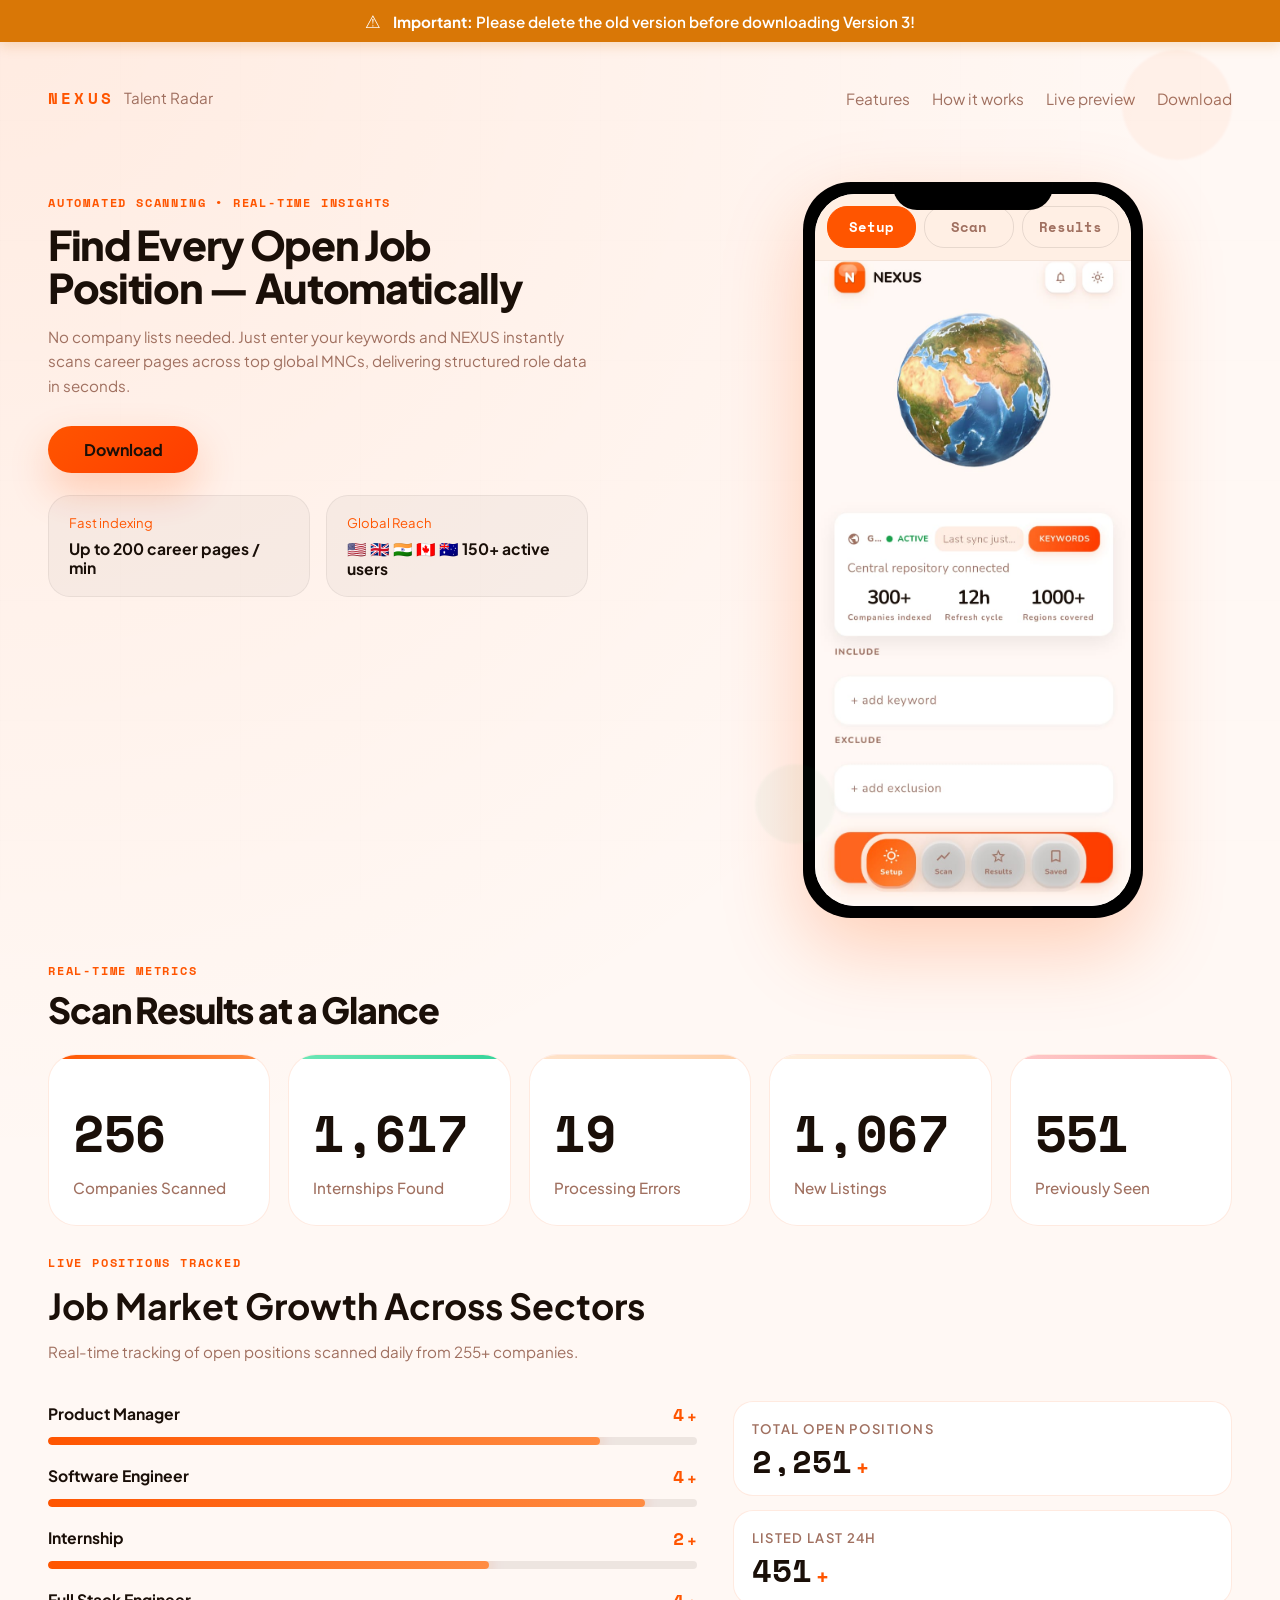
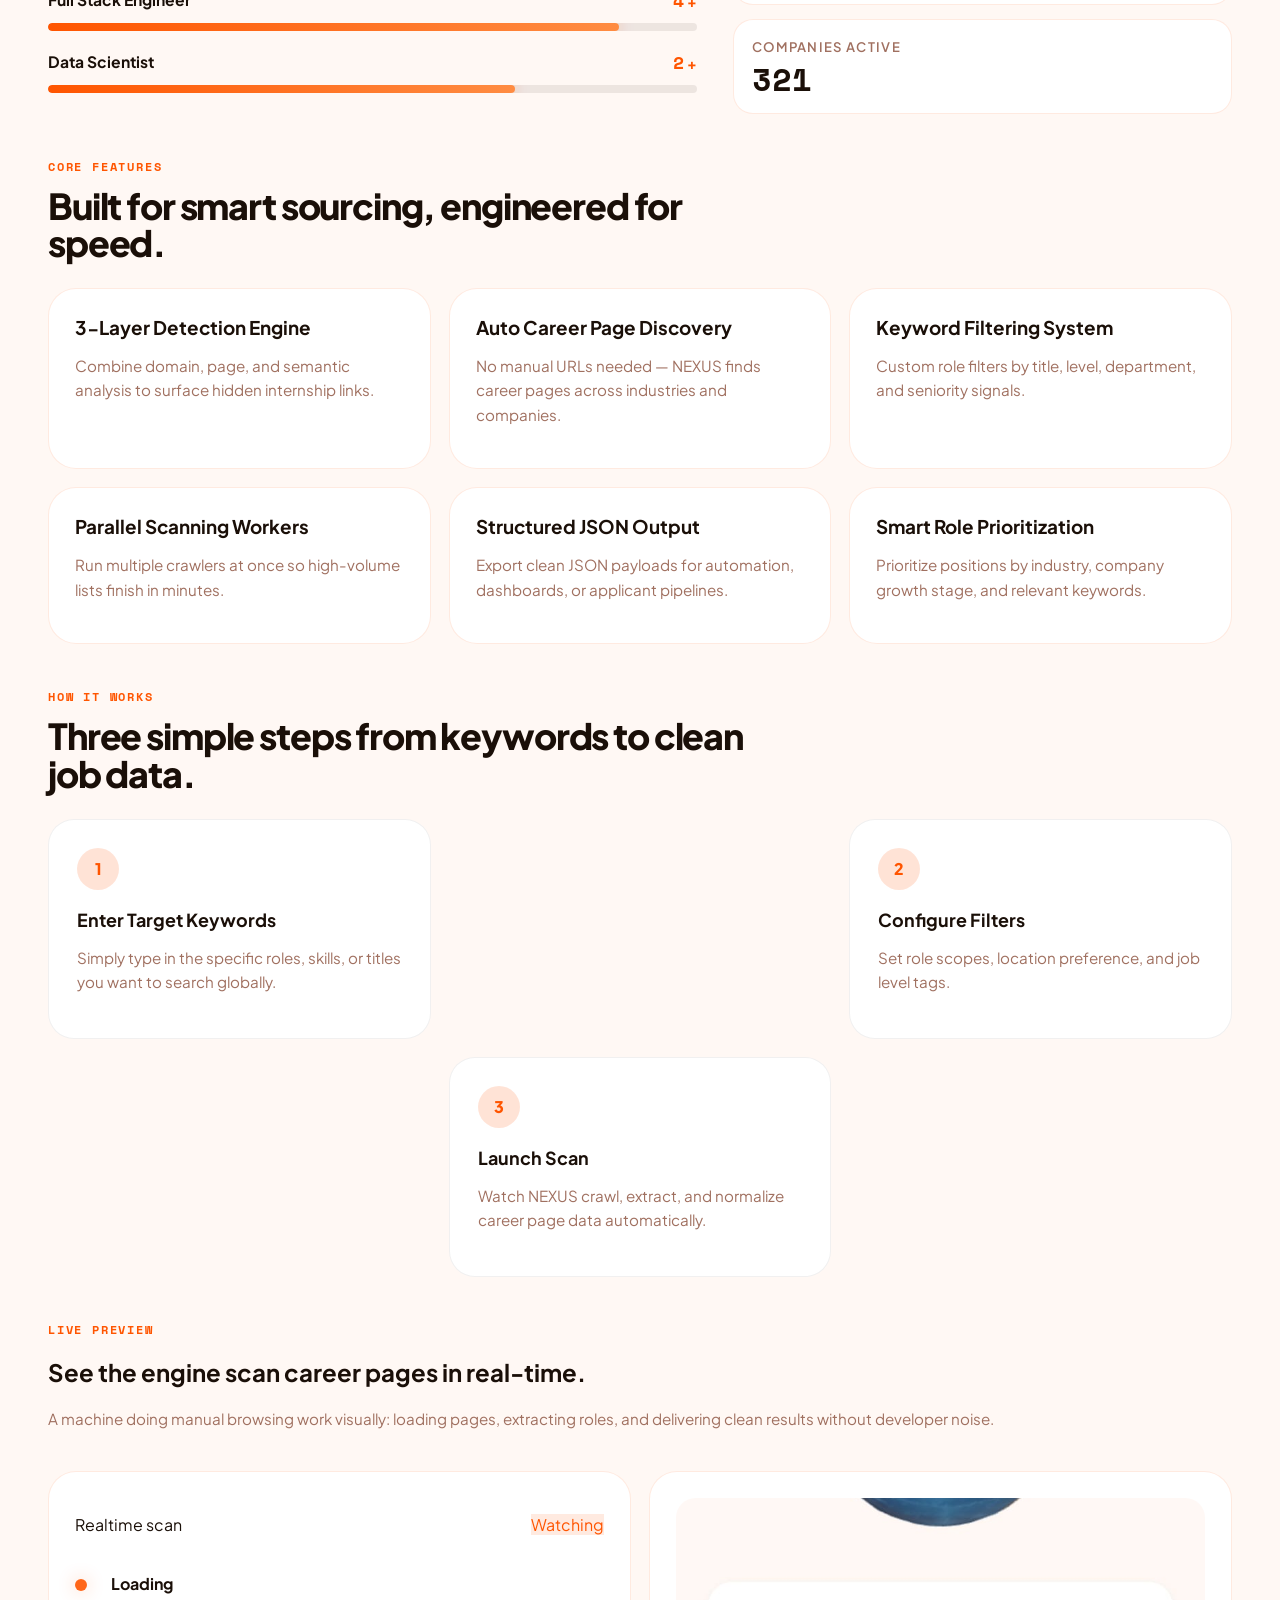
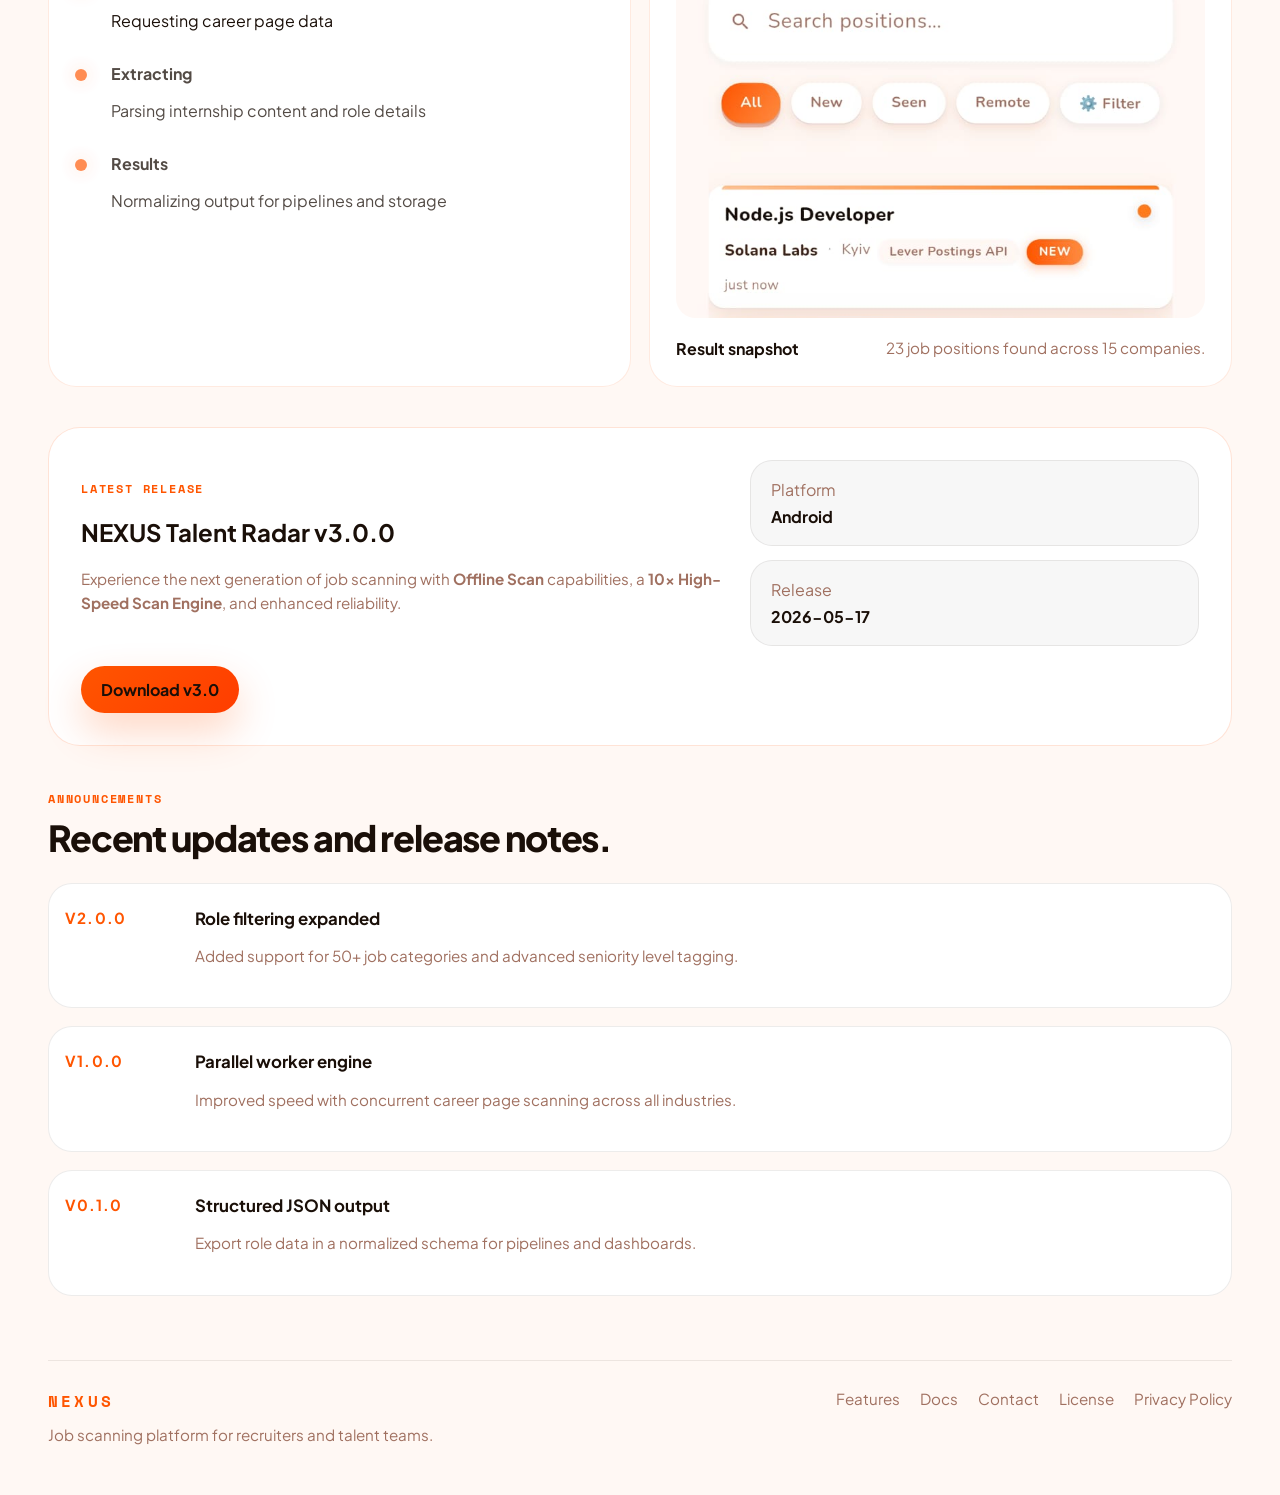
<file: index.html>
<!DOCTYPE html>
<html lang="en">
  <head>
    <meta charset="UTF-8" />
    <meta name="viewport" content="width=device-width, initial-scale=1.0" />
    <title>NEXUS Talent Radar — Smart Job Scanner</title>
    <meta
      name="description"
      content="NEXUS Talent Radar detects open job positions automatically, scanning career pages and delivering structured role data in seconds."
    />
    <link rel="preconnect" href="https://fonts.googleapis.com" />
    <link rel="preconnect" href="https://fonts.gstatic.com" crossorigin />
    <link
      href="https://fonts.googleapis.com/css2?family=Space+Mono:wght@400;700&family=Plus+Jakarta+Sans:wght@500;600;700;800&display=swap"
      rel="stylesheet"
    />
    <link rel="stylesheet" href="styles.css" />
  </head>
  <body>
    <div class="top-banner">
      <span class="banner-icon">⚠️</span>
      <p><strong>Important:</strong> Please delete the old version before downloading Version 3!</p>
    </div>
    <div class="page-shell">
      <header class="topbar">
        <div class="brand">
          <span class="mark">NEXUS</span>
          <span class="subtitle">Talent Radar</span>
        </div>
        <nav class="nav-links">
          <a href="#features">Features</a>
          <a href="#workflow">How it works</a>
          <a href="#preview">Live preview</a>
          <a href="#download">Download</a>
        </nav>
      </header>

      <main>
        <section class="hero section fade-in" id="hero">
          <div class="hero-copy">
            <span class="eyebrow">Automated scanning • real-time insights</span>
            <h1>Find Every Open Job Position — Automatically</h1>
            <p>
              No company lists needed. Just enter your keywords and NEXUS instantly scans career pages across top global MNCs, delivering structured role data in seconds.
            </p>
            <div class="hero-actions">
              <a class="btn btn-primary" href="#download">Download</a>
            </div>
            <div class="hero-badges">
              <div class="badge">
                <span>Fast indexing</span>
                <strong>Up to 200 career pages / min</strong>
              </div>
              <div class="badge">
                <span>Global Reach</span>
                <strong>🇺🇸 🇬🇧 🇮🇳 🇨🇦 🇦🇺 150+ active users</strong>
              </div>
            </div>
          </div>

          <div class="hero-visual">
            <div class="phone-frame">
              <div class="phone-notch"></div>
              <div class="phone-screen">
                <div class="phone-tabs">
                  <button class="phone-tab active" data-tab="setup">Setup</button>
                  <button class="phone-tab" data-tab="scan">Scan</button>
                  <button class="phone-tab" data-tab="results">Results</button>
                </div>
                <div class="phone-content">
                  <div class="phone-image active" id="setup">
                    <img src="assets/homepage.jpeg" alt="NEXUS Setup screen" />
                  </div>
                  <div class="phone-image" id="scan">
                    <img src="assets/scan_page.jpeg" alt="NEXUS Scan screen" />
                  </div>
                  <div class="phone-image" id="results">
                    <img src="assets/Result_page.jpeg" alt="NEXUS Results screen" />
                  </div>
                </div>
              </div>
              <div class="phone-home"></div>
            </div>

            <div class="floating-orbit orbit-a"></div>
            <div class="floating-orbit orbit-b"></div>
          </div>
        </section>

        <section class="section stats-grid fade-in" id="stats">
          <div class="section-heading">
            <span class="eyebrow">Real-time metrics</span>
            <h2>Scan Results at a Glance</h2>
          </div>
          <div class="grid-metrics">
            <div class="stat-card-large">
              <div class="stat-accent accent-purple"></div>
              <div class="stat-number"><span class="metric-counter" data-target="255">255</span></div>
              <div class="stat-label">Companies Scanned</div>
            </div>
            <div class="stat-card-large">
              <div class="stat-accent accent-blue"></div>
              <div class="stat-number"><span class="metric-counter" data-target="1616">1,616</span></div>
              <div class="stat-label">Internships Found</div>
            </div>
            <div class="stat-card-large">
              <div class="stat-accent accent-orange"></div>
              <div class="stat-number"><span class="metric-counter metric-decreasing" data-target="20">20</span></div>
              <div class="stat-label">Processing Errors</div>
            </div>
            <div class="stat-card-large">
              <div class="stat-accent accent-cyan"></div>
              <div class="stat-number"><span class="metric-counter" data-target="1066">1,066</span></div>
              <div class="stat-label">New Listings</div>
            </div>
            <div class="stat-card-large">
              <div class="stat-accent accent-slate"></div>
              <div class="stat-number"><span class="metric-counter" data-target="550">550</span></div>
              <div class="stat-label">Previously Seen</div>
            </div>
          </div>
        </section>

        <section class="section growth-stats fade-in" id="growth">
          <div class="growth-header">
            <span class="eyebrow">Live positions tracked</span>
            <h2>Job Market Growth Across Sectors</h2>
            <p>Real-time tracking of open positions scanned daily from 255+ companies.</p>
          </div>

          <div class="growth-wrapper">
            <div class="positions-list">
              <div class="position-item">
                <div class="position-header">
                  <div class="position-title">Product Manager</div>
                  <div class="position-count">
                    <span class="count-number" data-target="342">0</span>
                    <span class="count-plus">+</span>
                  </div>
                </div>
                <div class="position-bar">
                  <div class="bar-fill" style="--width: 85%"></div>
                </div>
              </div>

              <div class="position-item">
                <div class="position-header">
                  <div class="position-title">Software Engineer</div>
                  <div class="position-count">
                    <span class="count-number" data-target="612">0</span>
                    <span class="count-plus">+</span>
                  </div>
                </div>
                <div class="position-bar">
                  <div class="bar-fill" style="--width: 92%"></div>
                </div>
              </div>

              <div class="position-item">
                <div class="position-header">
                  <div class="position-title">Internship</div>
                  <div class="position-count">
                    <span class="count-number" data-target="189">0</span>
                    <span class="count-plus">+</span>
                  </div>
                </div>
                <div class="position-bar">
                  <div class="bar-fill" style="--width: 68%"></div>
                </div>
              </div>

              <div class="position-item">
                <div class="position-header">
                  <div class="position-title">Full Stack Engineer</div>
                  <div class="position-count">
                    <span class="count-number" data-target="478">0</span>
                    <span class="count-plus">+</span>
                  </div>
                </div>
                <div class="position-bar">
                  <div class="bar-fill" style="--width: 88%"></div>
                </div>
              </div>

              <div class="position-item">
                <div class="position-header">
                  <div class="position-title">Data Scientist</div>
                  <div class="position-count">
                    <span class="count-number" data-target="256">0</span>
                    <span class="count-plus">+</span>
                  </div>
                </div>
                <div class="position-bar">
                  <div class="bar-fill" style="--width: 72%"></div>
                </div>
              </div>
            </div>

            <div class="growth-stats-box">
              <div class="stats-card">
                <div class="stats-label">Total Open Positions</div>
                <div class="stats-value">
                  <span class="stats-number" data-target="2250">0</span>
                  <span class="stats-plus">+</span>
                </div>
              </div>
              <div class="stats-card">
                <div class="stats-label">Listed Last 24h</div>
                <div class="stats-value">
                  <span class="stats-number" data-target="450">0</span>
                  <span class="stats-plus">+</span>
                </div>
              </div>
              <div class="stats-card">
                <div class="stats-label">Companies Active</div>
                <div class="stats-value">
                  <span class="stats-number" data-target="320">0</span>
                </div>
              </div>
            </div>
          </div>
        </section>

        <section class="section feature-grid fade-in" id="features">
          <div class="section-heading">
            <span class="eyebrow">Core features</span>
            <h2>Built for smart sourcing, engineered for speed.</h2>
          </div>
          <div class="grid-cards">
            <article class="feature-card">
              <h3>3-Layer Detection Engine</h3>
              <p>Combine domain, page, and semantic analysis to surface hidden internship links.</p>
            </article>
            <article class="feature-card">
              <h3>Auto Career Page Discovery</h3>
              <p>No manual URLs needed — NEXUS finds career pages across industries and companies.</p>
            </article>
            <article class="feature-card">
              <h3>Keyword Filtering System</h3>
              <p>Custom role filters by title, level, department, and seniority signals.</p>
            </article>
            <article class="feature-card">
              <h3>Parallel Scanning Workers</h3>
              <p>Run multiple crawlers at once so high-volume lists finish in minutes.</p>
            </article>
            <article class="feature-card">
              <h3>Structured JSON Output</h3>
              <p>Export clean JSON payloads for automation, dashboards, or applicant pipelines.</p>
            </article>
            <article class="feature-card">
              <h3>Smart Role Prioritization</h3>
              <p>Prioritize positions by industry, company growth stage, and relevant keywords.</p>
            </article>
          </div>
        </section>

        <section class="section workflow fade-in" id="workflow">
          <div class="section-heading">
            <span class="eyebrow">How it works</span>
            <h2>Three simple steps from keywords to clean job data.</h2>
          </div>
          <div class="workflow-line">
            <div class="step-card">
              <div class="step-icon">1</div>
              <h3>Enter Target Keywords</h3>
              <p>Simply type in the specific roles, skills, or titles you want to search globally.</p>
            </div>
            <div class="connector"></div>
            <div class="step-card">
              <div class="step-icon">2</div>
              <h3>Configure Filters</h3>
              <p>Set role scopes, location preference, and job level tags.</p>
            </div>
            <div class="connector"></div>
            <div class="step-card">
              <div class="step-icon">3</div>
              <h3>Launch Scan</h3>
              <p>Watch NEXUS crawl, extract, and normalize career page data automatically.</p>
            </div>
          </div>
        </section>

        <section class="section preview fade-in" id="preview">
          <div class="preview-copy">
            <span class="eyebrow">Live preview</span>
            <h2>See the engine scan career pages in real-time.</h2>
            <p>
              A machine doing manual browsing work visually: loading pages, extracting
              roles, and delivering clean results without developer noise.
            </p>
          </div>
          <div class="preview-grid">
            <div class="preview-status card">
              <div class="preview-header">
                <p class="caption">Realtime scan</p>
                <span class="status-pill status-alt">Watching</span>
              </div>
              <div class="preview-flow">
                <div class="flow-step active">
                  <span></span>
                  <div>
                    <strong>Loading</strong>
                    <p>Requesting career page data</p>
                  </div>
                </div>
                <div class="flow-step">
                  <span></span>
                  <div>
                    <strong>Extracting</strong>
                    <p>Parsing internship content and role details</p>
                  </div>
                </div>
                <div class="flow-step">
                  <span></span>
                  <div>
                    <strong>Results</strong>
                    <p>Normalizing output for pipelines and storage</p>
                  </div>
                </div>
              </div>
            </div>

            <div class="preview-screenshot card">
              <img src="assets/Result_page.jpeg" alt="NEXUS results preview" />
              <div class="preview-note">
                <strong>Result snapshot</strong>
                <span>23 job positions found across 15 companies.</span>
              </div>
            </div>
          </div>
        </section>

        <section class="section download fade-in" id="download">
          <div class="download-card">
            <div>
              <span class="eyebrow">Latest release</span>
              <h2>NEXUS Talent Radar v3.0.0</h2>
              <p>Experience the next generation of job scanning with <strong>Offline Scan</strong> capabilities, a <strong>10x High-Speed Scan Engine</strong>, and enhanced reliability.</p>
            </div>
            <div class="download-meta">
              <div class="meta-item">
                <span>Platform</span>
                <strong>Android</strong>
              </div>
              <div class="meta-item">
                <span>Release</span>
                <strong>2026-05-17</strong>
              </div>
            </div>
            <div class="download-actions">
              <a class="btn btn-primary" href="https://github.com/YASH514131/Nexus_Job_web/releases/download/V3/app-release.apk" aria-label="Download v3.0.0">Download v3.0</a>
            </div>
          </div>
        </section>

        <section class="section timeline fade-in" id="updates">
          <div class="section-heading">
            <span class="eyebrow">Announcements</span>
            <h2>Recent updates and release notes.</h2>
          </div>
          <div class="timeline-list">
            <div class="timeline-item">
              <span class="timeline-date">v2.0.0</span>
              <div>
                <h3>Role filtering expanded</h3>
                <p>Added support for 50+ job categories and advanced seniority level tagging.</p>
              </div>
            </div>
            <div class="timeline-item">
              <span class="timeline-date">v1.0.0</span>
              <div>
                <h3>Parallel worker engine</h3>
                <p>Improved speed with concurrent career page scanning across all industries.</p>
              </div>
            </div>
            <div class="timeline-item">
              <span class="timeline-date">v0.1.0</span>
                <div>
                  <h3>Structured JSON output</h3>
                  <p>Export role data in a normalized schema for pipelines and dashboards.</p>
                </div>
            </div>
          </div>
        </section>
      </main>

      <footer class="footer">
        <div class="footer-brand">
          <span class="mark">NEXUS</span>
          <p>Job scanning platform for recruiters and talent teams.</p>
        </div>
        <div class="footer-links">
          <a href="#features">Features</a>
          <a href="#workflow">Docs</a>
          <a href="mailto:contact@nexus.dev">Contact</a>
          <a href="#">License</a>
          <a href="privacy-policy.html">Privacy Policy</a>
        </div>
      </footer>
    </div>

    <script src="script.js"></script>
  </body>
</html>
</file>
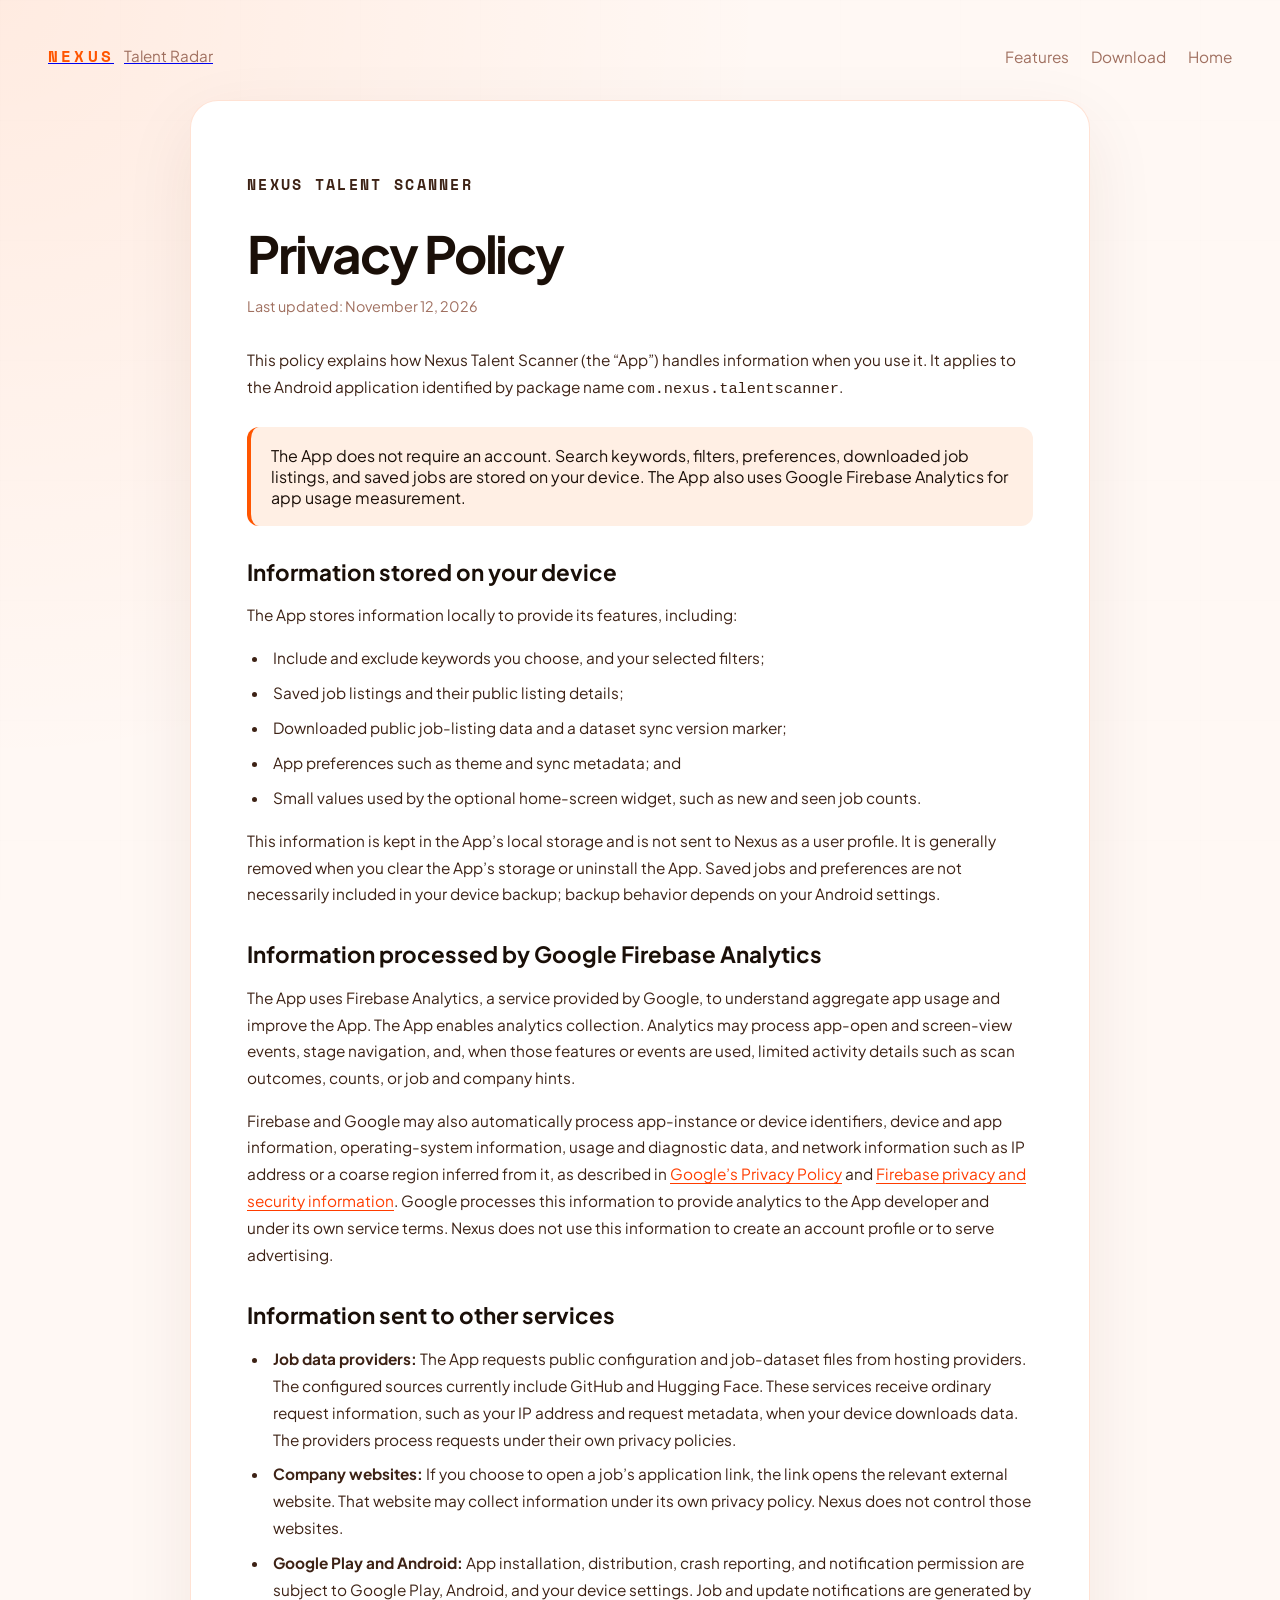
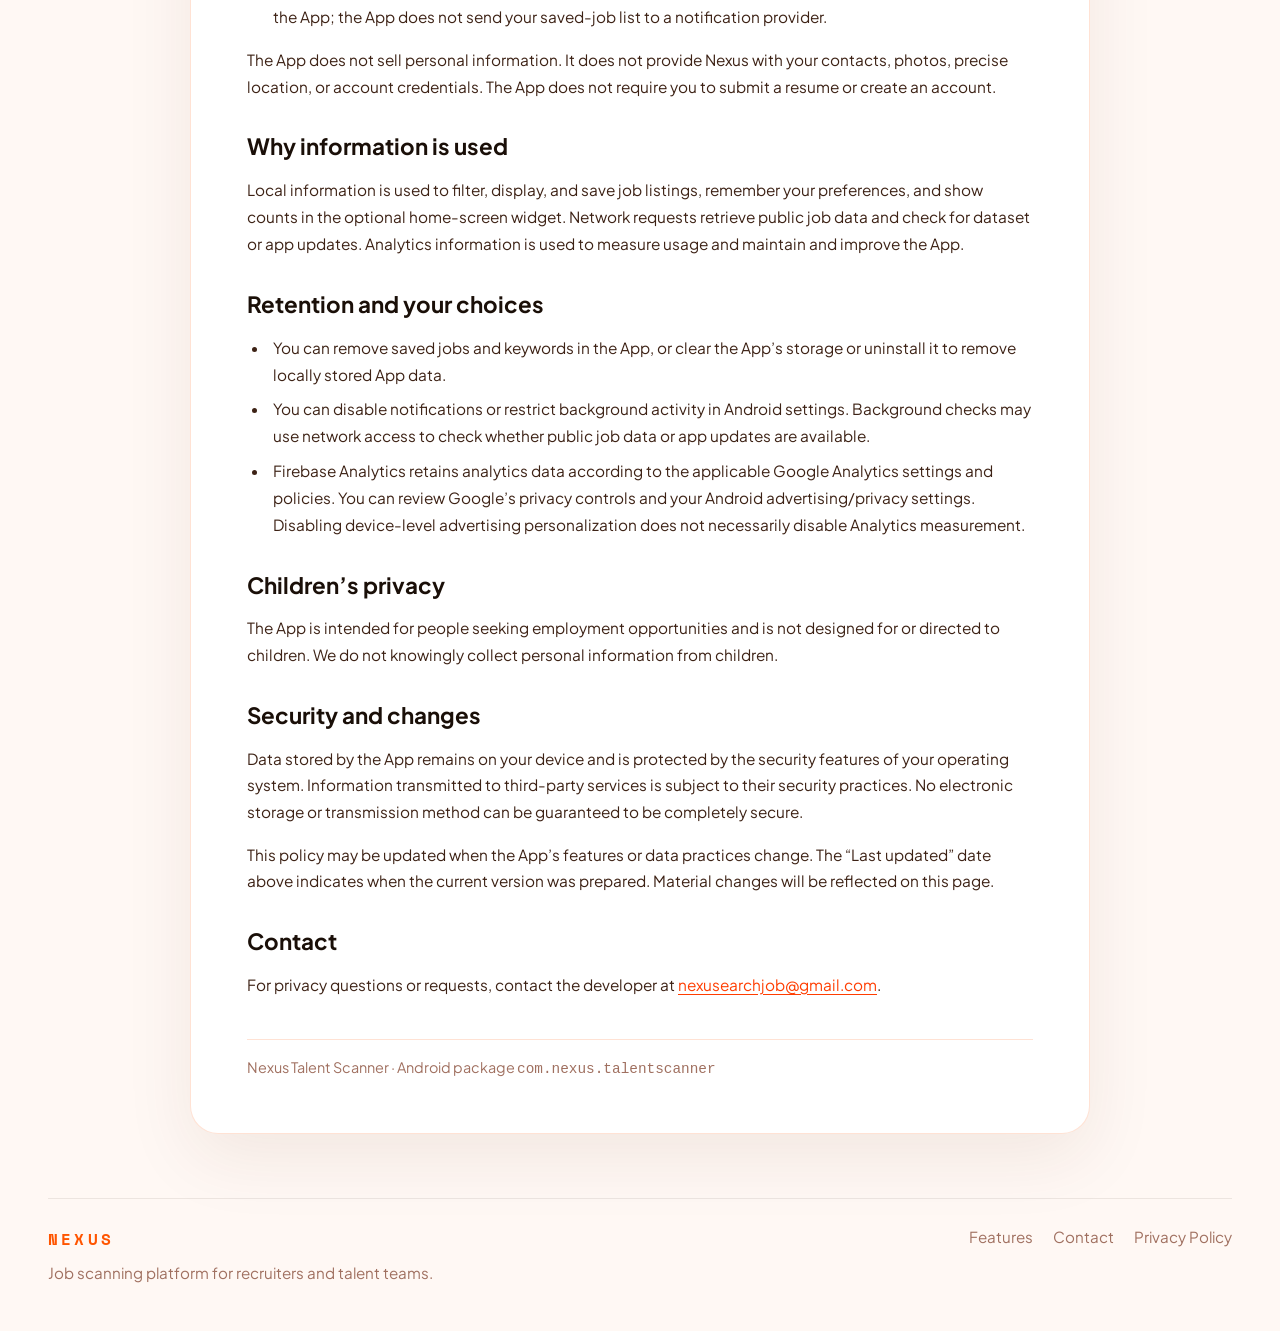
<file: privacy-policy.html>
<!DOCTYPE html>
<html lang="en">
  <head>
    <meta charset="UTF-8" />
    <meta name="viewport" content="width=device-width, initial-scale=1.0" />
    <meta
      name="description"
      content="Privacy policy for Nexus Talent Scanner."
    />
    <meta name="theme-color" content="#fff8f4" />
    <title>Privacy Policy | NEXUS Talent Radar</title>
    <link rel="preconnect" href="https://fonts.googleapis.com" />
    <link rel="preconnect" href="https://fonts.gstatic.com" crossorigin />
    <link
      href="https://fonts.googleapis.com/css2?family=Space+Mono:wght@400;700&family=Plus+Jakarta+Sans:wght@500;600;700;800&display=swap"
      rel="stylesheet"
    />
    <link rel="stylesheet" href="styles.css" />
  </head>
  <body>
    <div class="page-shell">
      <header class="topbar">
        <a class="brand" href="index.html" aria-label="NEXUS Talent Radar home">
          <span class="mark">NEXUS</span>
          <span class="subtitle">Talent Radar</span>
        </a>
        <nav class="nav-links" aria-label="Main navigation">
          <a href="index.html#features">Features</a>
          <a href="index.html#download">Download</a>
          <a href="index.html">Home</a>
        </nav>
      </header>

      <main class="privacy-policy">
        <header>
          <p class="eyebrow">Nexus Talent Scanner</p>
          <h1>Privacy Policy</h1>
          <p class="privacy-updated">Last updated: November 12, 2026</p>
        </header>

        <p>
          This policy explains how Nexus Talent Scanner (the “App”) handles
          information when you use it. It applies to the Android application
          identified by package name <code>com.nexus.talentscanner</code>.
        </p>

        <div class="privacy-callout">
          The App does not require an account. Search keywords, filters,
          preferences, downloaded job listings, and saved jobs are stored on
          your device. The App also uses Google Firebase Analytics for app
          usage measurement.
        </div>

        <section>
          <h2>Information stored on your device</h2>
          <p>
            The App stores information locally to provide its features,
            including:
          </p>
          <ul>
            <li>
              Include and exclude keywords you choose, and your selected
              filters;
            </li>
            <li>Saved job listings and their public listing details;</li>
            <li>
              Downloaded public job-listing data and a dataset sync version
              marker;
            </li>
            <li>App preferences such as theme and sync metadata; and</li>
            <li>
              Small values used by the optional home-screen widget, such as new
              and seen job counts.
            </li>
          </ul>
          <p>
            This information is kept in the App’s local storage and is not sent
            to Nexus as a user profile. It is generally removed when you clear
            the App’s storage or uninstall the App. Saved jobs and preferences
            are not necessarily included in your device backup; backup behavior
            depends on your Android settings.
          </p>
        </section>

        <section>
          <h2>Information processed by Google Firebase Analytics</h2>
          <p>
            The App uses Firebase Analytics, a service provided by Google, to
            understand aggregate app usage and improve the App. The App enables
            analytics collection. Analytics may process app-open and
            screen-view events, stage navigation, and, when those features or
            events are used, limited activity details such as scan outcomes,
            counts, or job and company hints.
          </p>
          <p>
            Firebase and Google may also automatically process app-instance or
            device identifiers, device and app information, operating-system
            information, usage and diagnostic data, and network information
            such as IP address or a coarse region inferred from it, as
            described in
            <a href="https://policies.google.com/privacy">Google’s Privacy Policy</a>
            and
            <a href="https://firebase.google.com/support/privacy">
              Firebase privacy and security information</a
            >. Google processes this information to provide analytics to the
            App developer and under its own service terms. Nexus does not use
            this information to create an account profile or to serve
            advertising.
          </p>
        </section>

        <section>
          <h2>Information sent to other services</h2>
          <ul>
            <li>
              <strong>Job data providers:</strong> The App requests public
              configuration and job-dataset files from hosting providers. The
              configured sources currently include GitHub and Hugging Face.
              These services receive ordinary request information, such as
              your IP address and request metadata, when your device downloads
              data. The providers process requests under their own privacy
              policies.
            </li>
            <li>
              <strong>Company websites:</strong> If you choose to open a job’s
              application link, the link opens the relevant external website.
              That website may collect information under its own privacy
              policy. Nexus does not control those websites.
            </li>
            <li>
              <strong>Google Play and Android:</strong> App installation,
              distribution, crash reporting, and notification permission are
              subject to Google Play, Android, and your device settings. Job
              and update notifications are generated by the App; the App does
              not send your saved-job list to a notification provider.
            </li>
          </ul>
          <p>
            The App does not sell personal information. It does not provide
            Nexus with your contacts, photos, precise location, or account
            credentials. The App does not require you to submit a resume or
            create an account.
          </p>
        </section>

        <section>
          <h2>Why information is used</h2>
          <p>
            Local information is used to filter, display, and save job
            listings, remember your preferences, and show counts in the
            optional home-screen widget. Network requests retrieve public job
            data and check for dataset or app updates. Analytics information is
            used to measure usage and maintain and improve the App.
          </p>
        </section>

        <section>
          <h2>Retention and your choices</h2>
          <ul>
            <li>
              You can remove saved jobs and keywords in the App, or clear the
              App’s storage or uninstall it to remove locally stored App data.
            </li>
            <li>
              You can disable notifications or restrict background activity in
              Android settings. Background checks may use network access to
              check whether public job data or app updates are available.
            </li>
            <li>
              Firebase Analytics retains analytics data according to the
              applicable Google Analytics settings and policies. You can review
              Google’s privacy controls and your Android advertising/privacy
              settings. Disabling device-level advertising personalization
              does not necessarily disable Analytics measurement.
            </li>
          </ul>
        </section>

        <section>
          <h2>Children’s privacy</h2>
          <p>
            The App is intended for people seeking employment opportunities and
            is not designed for or directed to children. We do not knowingly
            collect personal information from children.
          </p>
        </section>

        <section>
          <h2>Security and changes</h2>
          <p>
            Data stored by the App remains on your device and is protected by
            the security features of your operating system. Information
            transmitted to third-party services is subject to their security
            practices. No electronic storage or transmission method can be
            guaranteed to be completely secure.
          </p>
          <p>
            This policy may be updated when the App’s features or data
            practices change. The “Last updated” date above indicates when the
            current version was prepared. Material changes will be reflected on
            this page.
          </p>
        </section>

        <section>
          <h2>Contact</h2>
          <p>
            For privacy questions or requests, contact the developer at
            <a href="mailto:nexusearchjob@gmail.com">nexusearchjob@gmail.com</a>.
          </p>
        </section>

        <footer class="privacy-footer">
          Nexus Talent Scanner · Android package
          <code>com.nexus.talentscanner</code>
        </footer>
      </main>

      <footer class="footer">
        <div class="footer-brand">
          <span class="mark">NEXUS</span>
          <p>Job scanning platform for recruiters and talent teams.</p>
        </div>
        <div class="footer-links">
          <a href="index.html#features">Features</a>
          <a href="mailto:nexusearchjob@gmail.com">Contact</a>
          <a href="privacy-policy.html" aria-current="page">Privacy Policy</a>
        </div>
      </footer>
    </div>
  </body>
</html>
</file>
<file: styles.css>
:root {
  color-scheme: light;
  --bg: #FFF8F4;
  --surface: #FFEFE4;
  --surface-strong: #FFFFFF;
  --border: rgba(255, 85, 0, 0.17);
  --text: #1A0F08;
  --text-secondary: #3D2215;
  --muted: #A07060;
  --accent: #FF5500;
  --accent-light: #FF8C42;
  --accent-dark: #FF3D00;
  --accent-mid: #FF6B1A;
  --amber: #FFB347;
  --teal: #16A34A;
  --teal-soft: rgba(22, 163, 74, 0.14);
  --white: #FFFFFF;
  --error: #DC2626;
  --warning: #D97706;

  --chip-bg-start: #FECACA;
  --chip-bg-end: #FCA5A5;
  --chip-text: #7F1D1D;
  --tile-bg: #DCFCE7;
  --tile-border: #BBF7D0;
  --icon-start: #6EE7B7;
  --icon-end: #34D399;
  --check-start: #22C55E;
  --check-end: #16A34A;
  --file-text: #14532D;
  --found-orb-start: #FFE4CC;
  --found-orb-end: #FFD0A8;
  --scanned-orb-start: #FFF0E0;
  --scanned-orb-end: #FFE0C0;
}

/* Custom cursor glow */
.cursor-glow {
  position: fixed;
  pointer-events: none;
  width: 80px;
  height: 80px;
  background: radial-gradient(circle, rgba(255, 85, 0, 0.4), rgba(255, 85, 0, 0.15), transparent);
  border-radius: 50%;
  box-shadow: 0 0 40px rgba(255, 85, 0, 0.5), 0 0 80px rgba(255, 85, 0, 0.25), inset 0 0 40px rgba(255, 85, 0, 0.2);
  transform: translate(-50%, -50%);
  z-index: 9999;
  transition: opacity 0.3s ease-out;
  opacity: 0;
}

* {
  box-sizing: border-box;
}

html {
  scroll-behavior: smooth;
}

body {
  margin: 0;
  min-height: 100%;
  font-family: 'Plus Jakarta Sans', system-ui, -apple-system, BlinkMacSystemFont, 'Segoe UI', sans-serif;
  color: var(--text);
  background: radial-gradient(circle at top left, rgba(255, 85, 0, 0.08), transparent 24%), var(--bg);
}

body::before {
  content: '';
  position: fixed;
  inset: 0;
  background-image: linear-gradient(rgba(26, 15, 8, 0.04) 1px, transparent 1px),
    linear-gradient(90deg, rgba(26, 15, 8, 0.04) 1px, transparent 1px);
  background-size: 120px 120px;
  pointer-events: none;
  opacity: 0.16;
}

.top-banner {
  background: var(--warning);
  color: #FFFFFF;
  text-align: center;
  padding: 10px 20px;
  font-size: 0.95rem;
  font-weight: 600;
  display: flex;
  align-items: center;
  justify-content: center;
  gap: 12px;
  position: relative;
  z-index: 50;
  box-shadow: 0 4px 12px rgba(217, 119, 6, 0.2);
}

.top-banner p {
  margin: 0;
  color: #FFFFFF;
}

.banner-icon {
  font-size: 1.1rem;
}

.page-shell {
  max-width: 1240px;
  margin: 0 auto;
  padding: 32px 28px 48px;
  position: relative;
  z-index: 1;
}

.topbar {
  display: flex;
  justify-content: space-between;
  align-items: center;
  gap: 20px;
  padding: 12px 0 32px;
}

.brand {
  display: flex;
  align-items: baseline;
  gap: 10px;
}

.mark {
  font-weight: 800;
  letter-spacing: 0.2em;
  color: var(--accent);
  font-family: 'Space Mono', monospace;
}

.subtitle {
  color: var(--muted);
  font-size: 0.95rem;
}

.nav-links {
  display: flex;
  gap: 22px;
  flex-wrap: wrap;
}

.nav-links a {
  color: var(--muted);
  text-decoration: none;
  font-size: 0.96rem;
}

.section {
  margin-top: 2.5rem;
}

.hero {
  display: grid;
  grid-template-columns: 1.1fr 0.9fr;
  gap: 32px;
  align-items: flex-start;
}

.hero-copy {
  max-width: 540px;
  padding-top: 8px;
}

.eyebrow {
  display: inline-flex;
  align-items: center;
  gap: 0.4rem;
  color: var(--accent);
  font-weight: 700;
  letter-spacing: 0.15em;
  text-transform: uppercase;
  font-size: 0.75rem;
  font-family: 'Space Mono', monospace;
}

.hero-copy h1,
.section-heading h2 {
  margin: 12px 0 16px;
  font-size: clamp(2.4rem, 3.2vw, 3.6rem);
  line-height: 1.05;
  letter-spacing: -0.032em;
  text-align: left;
  font-weight: 800;
}

.hero-copy p,
.section-heading p,
.feature-card p,
.step-card p,
.preview-copy p,
.timeline-item p,
.download-card p,
.footer p,
.preview-note span {
  color: var(--muted);
  line-height: 1.6;
  font-size: 0.95rem;
  text-align: left;
}

.hero-actions {
  display: flex;
  flex-wrap: wrap;
  gap: 16px;
  margin: 28px 0 22px;
}

.btn {
  display: inline-flex;
  align-items: center;
  justify-content: center;
  min-width: 150px;
  padding: 13px 20px;
  font-weight: 700;
  border-radius: 999px;
  text-decoration: none;
  transition: transform 0.2s ease, box-shadow 0.2s ease;
}

.btn:hover {
  transform: translateY(-1px);
}

.btn-primary {
  color: var(--text);
  background: linear-gradient(135deg, var(--accent), #FF3D00);
  box-shadow: 0 18px 40px rgba(255, 85, 0, 0.24);
}

.btn-secondary {
  color: var(--text);
  background: rgba(26, 15, 8, 0.04);
  border: 1px solid rgba(26, 15, 8, 0.08);
}

.hero-badges {
  display: grid;
  grid-template-columns: repeat(2, minmax(0, 1fr));
  gap: 16px;
}

.badge {
  padding: 18px 20px;
  border-radius: 22px;
  border: 1px solid rgba(26, 15, 8, 0.06);
  background: rgba(26, 15, 8, 0.03);
}

.badge span {
  display: block;
  font-size: 0.82rem;
  color: var(--accent);
  margin-bottom: 8px;
}

.badge strong {
  display: block;
  color: var(--text);
  font-size: 0.98rem;
}

.hero-visual {
  position: relative;
  display: flex;
  flex-direction: column;
  gap: 20px;
  justify-items: center;
  align-items: center;
}

/* Phone Frame Showcase */
.phone-frame {
  position: relative;
  width: 100%;
  max-width: 340px;
  aspect-ratio: 390 / 844;
  background: #000;
  border-radius: 48px;
  padding: 12px;
  box-shadow: 0 30px 80px rgba(255, 85, 0, 0.25), inset 0 0 0 1px rgba(26, 15, 8, 0.1);
  overflow: hidden;
  animation: float 8s ease-in-out infinite;
}

.phone-notch {
  position: absolute;
  top: 0;
  left: 50%;
  transform: translateX(-50%);
  width: 160px;
  height: 28px;
  background: #000;
  border-radius: 0 0 24px 24px;
  z-index: 10;
  border: 1px solid rgba(26, 15, 8, 0.1);
}

.phone-screen {
  width: 100%;
  height: 100%;
  background: #FFFFFF;
  border-radius: 40px;
  overflow: hidden;
  display: flex;
  flex-direction: column;
}

.phone-tabs {
  display: flex;
  gap: 8px;
  padding: 12px;
  background: var(--surface);
  border-bottom: 1px solid rgba(26, 15, 8, 0.05);
  justify-content: space-around;
}

.phone-tab {
  flex: 1;
  padding: 10px 16px;
  border: 1px solid rgba(26, 15, 8, 0.1);
  background: transparent;
  color: var(--muted);
  border-radius: 20px;
  font-size: 0.85rem;
  font-weight: 600;
  cursor: pointer;
  transition: all 0.3s ease;
  font-family: 'Space Mono', monospace;
}

.phone-tab:hover {
  border-color: rgba(255, 85, 0, 0.3);
  background: rgba(255, 85, 0, 0.05);
}

.phone-tab.active {
  background: var(--accent);
  color: #FFFFFF;
  border-color: var(--accent);
}

.phone-content {
  flex: 1;
  position: relative;
  overflow: hidden;
}

.phone-image {
  position: absolute;
  width: 100%;
  height: 100%;
  opacity: 0;
  transition: opacity 0.4s ease;
  display: flex;
  align-items: center;
  justify-content: center;
}

.phone-image.active {
  opacity: 1;
  position: relative;
}

.phone-image img {
  width: 100%;
  height: 100%;
  object-fit: cover;
}

.phone-home {
  position: absolute;
  bottom: 8px;
  left: 50%;
  transform: translateX(-50%);
  width: 120px;
  height: 4px;
  background: rgba(26, 15, 8, 0.2);
  border-radius: 2px;
  z-index: 10;
}

.glass-card::before {
  content: '';
  position: absolute;
  inset: 0;
  background: radial-gradient(circle at top right, rgba(255, 85, 0, 0.12), transparent 24%);
  pointer-events: none;
}

.card-top {
  display: flex;
  justify-content: space-between;
  align-items: flex-start;
  gap: 12px;
  margin-bottom: 18px;
}



.floating-orbit {
  position: absolute;
  border-radius: 50%;
  filter: blur(1px);
  opacity: 0.35;
}

.orbit-a {
  width: 110px;
  height: 110px;
  top: -18%;
  right: 0;
  background: rgba(255, 85, 0, 0.14);
}

.orbit-b {
  width: 80px;
  height: 80px;
  bottom: 10%;
  left: 8%;
  background: rgba(22, 163, 74, 0.1);
}

@keyframes float {
  0%, 100% { transform: translateY(0); }
  50% { transform: translateY(-10px); }
}

.section-heading {
  max-width: 720px;
  margin-bottom: 26px;
}

.section-heading h2 {
  font-size: clamp(2rem, 2.8vw, 3.2rem);
  margin: 12px 0 0;
}

.grid-metrics {
  display: grid;
  grid-template-columns: repeat(auto-fit, minmax(200px, 1fr));
  gap: 18px;
  margin-bottom: 12px;
}

.stat-card-large {
  background: var(--surface-strong);
  border: 1px solid rgba(255, 85, 0, 0.12);
  border-radius: 28px;
  padding: 28px 24px;
  position: relative;
  overflow: hidden;
  transition: transform 0.25s ease, box-shadow 0.25s ease, border-color 0.25s ease;
}

.stat-card-large:hover {
  transform: translateY(-4px);
  box-shadow: 0 20px 60px rgba(255, 85, 0, 0.16);
  border-color: rgba(255, 85, 0, 0.25);
}

.stat-accent {
  position: absolute;
  top: 0;
  left: 0;
  width: 100%;
  height: 4px;
  border-radius: 0;
}

.accent-purple {
  background: linear-gradient(90deg, #FF5500, #FF8C42);
}

.accent-blue {
  background: linear-gradient(90deg, #6EE7B7, #34D399);
}

.accent-orange {
  background: linear-gradient(90deg, #FFE4CC, #FFD0A8);
}

.accent-cyan {
  background: linear-gradient(90deg, #FFF0E0, #FFE0C0);
}

.accent-slate {
  background: linear-gradient(90deg, #FECACA, #FCA5A5);
}

.stat-number {
  font-size: clamp(2.2rem, 4vw, 3.2rem);
  font-weight: 800;
  color: var(--text);
  margin: 12px 0 8px;
  font-family: 'Space Mono', monospace;
}

.stat-label {
  font-size: 0.95rem;
  color: var(--muted);
  font-weight: 500;
}

.grid-cards {
  display: grid;
  grid-template-columns: repeat(3, minmax(0, 1fr));
  gap: 18px;
}

/* Growth Stats Section */
.growth-stats {
  margin: 28px 0;
}

.growth-header {
  max-width: 680px;
  margin-bottom: 36px;
}

.growth-header .eyebrow {
  display: block;
  margin-bottom: 12px;
}

.growth-header h2 {
  font-size: clamp(2rem, 2.8vw, 3.2rem);
  margin: 12px 0;
}

.growth-header p {
  color: var(--muted);
  font-size: 0.95rem;
  line-height: 1.6;
  margin-top: 10px;
}

.growth-wrapper {
  display: grid;
  grid-template-columns: 1.3fr 1fr;
  gap: 36px;
}

.positions-list {
  display: flex;
  flex-direction: column;
  gap: 18px;
}

.position-item {
  display: flex;
  flex-direction: column;
  gap: 10px;
  animation: slideInCard 0.6s ease-out;
}

.position-item:nth-child(1) { animation-delay: 0s; }
.position-item:nth-child(2) { animation-delay: 0.1s; }
.position-item:nth-child(3) { animation-delay: 0.2s; }
.position-item:nth-child(4) { animation-delay: 0.3s; }
.position-item:nth-child(5) { animation-delay: 0.4s; }

.position-header {
  display: flex;
  justify-content: space-between;
  align-items: center;
  gap: 12px;
}

.position-title {
  color: var(--text);
  font-weight: 700;
  font-size: 0.98rem;
}

.position-count {
  display: flex;
  align-items: baseline;
  gap: 3px;
  color: var(--accent);
  font-weight: 800;
}

.count-number {
  font-family: 'Space Mono', monospace;
  font-size: 1.1rem;
  font-variant-numeric: tabular-nums;
}

.count-plus {
  font-size: 0.9rem;
}

.position-bar {
  height: 8px;
  background: rgba(26, 15, 8, 0.08);
  border-radius: 999px;
  overflow: hidden;
}

.bar-fill {
  height: 100%;
  background: linear-gradient(90deg, #FF5500, #FF8C42);
  border-radius: 999px;
  width: var(--width, 0%);
  animation: growBar 1.8s cubic-bezier(0.34, 1.56, 0.64, 1) forwards;
  box-shadow: 0 0 16px rgba(255, 85, 0, 0.4);
}

.position-item:nth-child(1) .bar-fill { animation-delay: 0.2s; }
.position-item:nth-child(2) .bar-fill { animation-delay: 0.4s; }
.position-item:nth-child(3) .bar-fill { animation-delay: 0.6s; }
.position-item:nth-child(4) .bar-fill { animation-delay: 0.8s; }
.position-item:nth-child(5) .bar-fill { animation-delay: 1s; }

@keyframes growBar {
  from {
    width: 0%;
    opacity: 0;
  }
  to {
    width: var(--width, 0%);
    opacity: 1;
  }
}

.growth-stats-box {
  display: grid;
  grid-template-columns: 1fr;
  gap: 14px;
}

.stats-card {
  background: var(--surface-strong);
  border: 1px solid rgba(255, 85, 0, 0.12);
  border-radius: 20px;
  padding: 18px;
  display: flex;
  flex-direction: column;
  gap: 8px;
  transition: transform 0.25s ease, box-shadow 0.25s ease;
}

.stats-card:hover {
  transform: translateY(-2px);
  box-shadow: 0 12px 32px rgba(255, 85, 0, 0.14);
}

.stats-label {
  color: var(--muted);
  font-size: 0.82rem;
  font-weight: 600;
  text-transform: uppercase;
  letter-spacing: 0.1em;
}

.stats-value {
  display: flex;
  align-items: baseline;
  gap: 4px;
}

.stats-number {
  font-size: 2rem;
  font-weight: 800;
  color: var(--text);
  font-family: 'Space Mono', monospace;
  font-variant-numeric: tabular-nums;
  line-height: 1;
}

.stats-plus {
  color: var(--accent);
  font-weight: 800;
  font-size: 1.2rem;
}

.feature-card {
  background: var(--surface-strong);
  border: 1px solid rgba(255, 85, 0, 0.12);
  border-radius: 28px;
  padding: 26px;
  transition: transform 0.25s ease, box-shadow 0.25s ease;
}

.feature-card:hover {
  transform: translateY(-5px);
  box-shadow: 0 28px 90px rgba(255, 85, 0, 0.14);
}

.feature-card h3 {
  margin: 0 0 12px;
  font-size: 1.18rem;
}

.workflow-line {
  display: grid;
  grid-template-columns: repeat(3, minmax(0, 1fr));
  gap: 18px;
  align-items: stretch;
}

.step-card {
  background: var(--surface-strong);
  border: 1px solid rgba(26, 15, 8, 0.06);
  border-radius: 26px;
  padding: 28px;
  position: relative;
}

.step-icon {
  width: 42px;
  height: 42px;
  display: grid;
  place-items: center;
  border-radius: 50%;
  margin-bottom: 18px;
  background: rgba(255, 85, 0, 0.16);
  color: var(--accent);
  font-weight: 800;
}

.step-card h3 {
  margin: 0 0 10px;
  font-size: 1.12rem;
}

.preview {
  display: grid;
  gap: 24px;
}

.preview-grid {
  display: grid;
  grid-template-columns: 1fr 1fr;
  gap: 18px;
}

.card {
  background: var(--surface-strong);
  border: 1px solid rgba(255, 85, 0, 0.12);
  border-radius: 28px;
  padding: 26px;
}

.preview-header {
  display: flex;
  justify-content: space-between;
  align-items: center;
  margin-bottom: 22px;
}

.status-alt {
  background: rgba(255, 85, 0, 0.12);
  color: var(--accent);
}

.preview-flow {
  display: grid;
  gap: 16px;
}

.flow-step {
  display: grid;
  grid-template-columns: 20px auto;
  gap: 16px;
  align-items: start;
  opacity: 0.75;
}

.flow-step.active {
  opacity: 1;
}

.flow-step span {
  width: 12px;
  height: 12px;
  margin-top: 6px;
  border-radius: 50%;
  background: rgba(255, 85, 0, 0.9);
  box-shadow: 0 0 18px rgba(255, 85, 0, 0.32);
}

.flow-step strong {
  display: block;
  margin-bottom: 6px;
  color: var(--text);
}

.preview-screenshot {
  overflow: hidden;
}

.preview-screenshot img {
  width: 100%;
  max-width: 100%;
  border-radius: 20px;
  display: block;
  max-height: 420px;
  object-fit: cover;
}

.preview-note {
  display: flex;
  justify-content: space-between;
  align-items: center;
  margin-top: 18px;
}

.preview-note strong {
  display: block;
  font-size: 1rem;
}

.download-card {
  display: grid;
  grid-template-columns: 1.3fr 0.9fr;
  align-items: center;
  gap: 20px;
  padding: 32px;
  border-radius: 32px;
  background: var(--surface-strong);
  border: 1px solid rgba(255, 85, 0, 0.16);
}

.download-meta {
  display: grid;
  gap: 14px;
}

.meta-item {
  padding: 18px 20px;
  border-radius: 22px;
  background: rgba(26, 15, 8, 0.03);
  border: 1px solid rgba(26, 15, 8, 0.08);
}

.meta-item span {
  display: block;
  color: var(--muted);
  margin-bottom: 6px;
}

.meta-item strong {
  font-size: 1rem;
  color: var(--text);
}

.download-actions {
  display: flex;
  gap: 16px;
  flex-wrap: wrap;
}

.timeline-list {
  display: grid;
  gap: 18px;
}

.timeline-item {
  display: grid;
  grid-template-columns: 110px auto;
  gap: 20px;
  align-items: start;
  padding: 24px 24px 24px 16px;
  border-radius: 24px;
  border: 1px solid rgba(26, 15, 8, 0.08);
  background: var(--surface-strong);
}

.timeline-date {
  font-weight: 700;
  color: var(--accent);
  font-size: 0.95rem;
  letter-spacing: 0.08em;
  text-transform: uppercase;
}

.timeline-item h3 {
  margin: 0 0 8px;
  font-size: 1.05rem;
}

.footer {
  margin-top: 4rem;
  display: flex;
  justify-content: space-between;
  flex-wrap: wrap;
  gap: 20px;
  padding-top: 28px;
  border-top: 1px solid rgba(26, 15, 8, 0.08);
}

.footer-brand p {
  margin: 10px 0 0;
}

.footer-links {
  display: flex;
  gap: 20px;
  flex-wrap: wrap;
}

.footer-links a {
  color: var(--muted);
  text-decoration: none;
  font-size: 0.95rem;
}

/* Scroll animations */
.fade-in {
  opacity: 0;
  animation: fadeInUp 0.8s ease-out forwards;
}

@keyframes fadeInUp {
  from {
    opacity: 0;
    transform: translateY(30px);
  }
  to {
    opacity: 1;
    transform: translateY(0);
  }
}

.feature-card {
  animation: slideInCard 0.6s ease-out;
}

@keyframes slideInCard {
  from {
    opacity: 0;
    transform: translateY(20px) scale(0.98);
  }
  to {
    opacity: 1;
    transform: translateY(0) scale(1);
  }
}

.timeline-item {
  animation: slideInTimeline 0.6s ease-out;
}

@keyframes slideInTimeline {
  from {
    opacity: 0;
    transform: translateX(-20px);
  }
  to {
    opacity: 1;
    transform: translateX(0);
  }
}

/* Responsive tablets and smaller desktops */
@media (max-width: 1024px) {
  .page-shell {
    padding: 28px 24px 40px;
  }

  .hero {
    gap: 28px;
  }

  .grid-cards {
    grid-template-columns: repeat(2, minmax(0, 1fr));
  }

  .grid-metrics {
    grid-template-columns: repeat(auto-fit, minmax(160px, 1fr));
  }

  .growth-wrapper {
    grid-template-columns: 1fr;
    gap: 24px;
  }

  .hero-copy h1,
  .section-heading h2 {
    font-size: clamp(2rem, 5vw, 3.8rem);
  }
}

/* Tablets and medium screens */
@media (max-width: 960px) {
  .hero,
  .download-card,
  .preview-grid,
  .workflow-line,
  .grid-cards {
    grid-template-columns: 1fr;
  }

  .topbar {
    flex-direction: column;
    align-items: flex-start;
    gap: 16px;
  }

  .nav-links {
    justify-content: flex-start;
    gap: 16px;
    width: 100%;
    flex-wrap: wrap;
  }

  .hero-visual {
    margin-top: 20px;
  }

  .hero-screenshot {
    max-width: 100% !important;
  }

  .download-card {
    grid-template-columns: 1fr;
    gap: 24px;
    text-align: left;
  }

  .download-actions {
    flex-direction: column;
  }

  .btn {
    width: 100%;
  }
}

/* Mobile phones and small devices */
@media (max-width: 768px) {
  .page-shell {
    padding: 20px 16px 32px;
    max-width: 100%;
  }

  .topbar {
    padding: 16px 0 24px;
    gap: 12px;
  }

  .brand {
    gap: 8px;
  }

  .mark {
    font-size: 1.1rem;
  }

  .subtitle {
    font-size: 0.9rem;
  }

  .nav-links {
    gap: 12px;
    font-size: 0.9rem;
  }

  .hero-copy h1,
  .section-heading h2 {
    font-size: clamp(1.8rem, 6vw, 2.8rem);
    margin: 14px 0;
  }

  .hero-copy p,
  .section-heading p {
    font-size: 0.95rem;
    line-height: 1.6;
  }

  .hero-actions {
    gap: 12px;
    margin: 20px 0 18px;
  }

  .btn {
    padding: 12px 18px;
    min-width: 140px;
    font-size: 0.95rem;
  }

  .hero-badges {
    grid-template-columns: 1fr;
    gap: 12px;
  }

  .badge {
    padding: 14px 16px;
  }

  .badge span {
    font-size: 0.78rem;
  }

  .badge strong {
    font-size: 0.92rem;
  }

  .phone-frame {
    max-width: 280px;
  }

  .grid-metrics {
    grid-template-columns: repeat(auto-fit, minmax(140px, 1fr));
    gap: 14px;
  }

  .stat-card-large {
    padding: 20px 16px;
  }

  .stat-number {
    font-size: 1.8rem;
    margin: 10px 0 6px;
  }

  .stat-label {
    font-size: 0.88rem;
  }

  .growth-wrapper {
    grid-template-columns: 1fr;
    gap: 24px;
  }

  .positions-list {
    gap: 16px;
  }

  .position-title {
    font-size: 0.92rem;
  }

  .count-number {
    font-size: 1rem;
  }

  .position-bar {
    height: 6px;
  }

  .growth-header h2 {
    font-size: clamp(1.6rem, 4vw, 2.4rem);
  }

  .growth-header p {
    font-size: 0.9rem;
  }

  .stats-number {
    font-size: 1.6rem;
  }

  .stats-label {
    font-size: 0.78rem;
  }

  .glass-card {
    max-width: 100%;
    padding: 20px;
    border-radius: 24px;
  }

  .card-top {
    flex-direction: column;
    gap: 12px;
    margin-bottom: 18px;
  }

  .glass-card h2 {
    font-size: 1.2rem;
  }

  .stat-grid {
    gap: 12px;
    margin: 14px 0 10px;
  }

  .stat-panel,
  .stat-card {
    padding: 14px 16px;
  }

  .stat-panel span {
    font-size: 1.1rem;
  }

  .stat-card span {
    font-size: 1.6rem;
  }

  .grid-cards {
    grid-template-columns: 1fr;
    gap: 14px;
  }

  .grid-metrics {
    grid-template-columns: repeat(auto-fit, minmax(140px, 1fr));
    gap: 14px;
  }

  .stat-card-large {
    padding: 20px 16px;
  }

  .stat-number {
    font-size: 1.8rem;
    margin: 10px 0 6px;
  }

  .stat-label {
    font-size: 0.88rem;
  }

  .growth-wrapper {
    grid-template-columns: 1fr;
    gap: 20px;
    padding: 24px;
  }

  .counter-number {
    font-size: 2.4rem;
  }

  .counter-label {
    font-size: 0.78rem;
  }

  .counter-subtitle {
    font-size: 0.88rem;
  }

  .growth-metrics {
    grid-template-columns: 1fr 1fr;
    gap: 12px;
  }

  .metric-number {
    font-size: 1.35rem;
  }

  .metric-desc {
    font-size: 0.75rem;
  }

  .feature-card {
    padding: 20px;
    border-radius: 22px;
  }

  .feature-card h3 {
    font-size: 1.05rem;
    margin-bottom: 10px;
  }

  .feature-card p {
    font-size: 0.92rem;
  }

  .workflow-line {
    grid-template-columns: 1fr;
    gap: 14px;
  }

  .step-card {
    padding: 20px;
    border-radius: 20px;
  }

  .step-card h3 {
    font-size: 1rem;
  }

  .step-card p {
    font-size: 0.92rem;
  }

  .step-icon {
    width: 38px;
    height: 38px;
    margin-bottom: 14px;
  }

  .card {
    padding: 20px;
    border-radius: 22px;
  }

  .preview-header {
    margin-bottom: 16px;
  }

  .preview-flow {
    gap: 12px;
  }

  .flow-step {
    gap: 12px;
  }

  .preview-screenshot img {
    border-radius: 18px;
  }

  .preview-note {
    flex-direction: column;
    gap: 8px;
    align-items: flex-start;
    margin-top: 14px;
  }

  .preview-note strong,
  .preview-note span {
    font-size: 0.9rem;
  }

  .download-card {
    padding: 24px;
  }

  .download-meta {
    gap: 12px;
  }

  .meta-item {
    padding: 14px 16px;
  }

  .timeline-list {
    gap: 12px;
  }

  .timeline-item {
    grid-template-columns: 80px auto;
    gap: 14px;
    padding: 18px 16px;
  }

  .timeline-date {
    font-size: 0.85rem;
  }

  .timeline-item h3 {
    font-size: 0.98rem;
    margin-bottom: 6px;
  }

  .timeline-item p {
    font-size: 0.9rem;
  }

  .footer {
    margin-top: 2rem;
    gap: 16px;
    flex-direction: column;
  }

  .footer-brand,
  .footer-links {
    width: 100%;
  }

  .footer-links {
    justify-content: flex-start;
  }
}

/* Small phones */
@media (max-width: 480px) {
  .page-shell {
    padding: 16px 12px 24px;
  }

  .topbar {
    padding: 12px 0 20px;
    gap: 10px;
  }

  .mark {
    font-size: 1rem;
  }

  .nav-links {
    gap: 10px;
    font-size: 0.85rem;
  }

  .eyebrow {
    font-size: 0.7rem;
  }

  .hero-copy h1,
  .section-heading h2 {
    font-size: clamp(1.5rem, 7vw, 2.2rem);
    margin: 12px 0;
  }

  .hero-copy p {
    font-size: 0.9rem;
  }

  .hero-actions {
    gap: 10px;
    margin: 16px 0 14px;
  }

  .btn {
    padding: 11px 16px;
    min-width: 120px;
    font-size: 0.9rem;
  }

  .hero-badges {
    gap: 10px;
  }

  .badge {
    padding: 12px 14px;
  }

  .glass-card {
    padding: 16px;
    border-radius: 20px;
  }

  .caption {
    font-size: 0.85rem;
  }

  .glass-card h2 {
    font-size: 1.05rem;
  }

  .section {
    margin-top: 1.8rem;
  }

  .section-heading {
    margin-bottom: 20px;
  }

  .growth-wrapper {
    grid-template-columns: 1fr;
    gap: 16px;
  }

  .growth-header h2 {
    font-size: 1.6rem;
  }

  .growth-header p {
    font-size: 0.85rem;
  }

  .positions-list {
    gap: 14px;
  }

  .position-title {
    font-size: 0.9rem;
  }

  .count-number {
    font-size: 0.95rem;
  }

  .position-bar {
    height: 5px;
  }

  .stats-card {
    padding: 16px;
  }

  .stats-number {
    font-size: 1.4rem;
  }

  .stats-label {
    font-size: 0.7rem;
  }

  .grid-metrics {
    grid-template-columns: repeat(auto-fit, minmax(120px, 1fr));
    gap: 12px;
  }

  .stat-card-large {
    padding: 18px 14px;
  }

  .stat-number {
    font-size: 1.5rem;
    margin: 8px 0 4px;
  }

  .stat-label {
    font-size: 0.8rem;
  }

  .feature-card h3 {
    font-size: 1rem;
  }

  .step-icon {
    width: 36px;
    height: 36px;
  }

  .timeline-item {
    grid-template-columns: 70px auto;
    gap: 12px;
  }

  .footer-links {
    gap: 14px;
  }
}

.privacy-policy {
  max-width: 900px;
  margin-right: auto;
  margin-left: auto;
  padding: clamp(24px, 6vw, 56px);
  border: 1px solid var(--border);
  border-radius: 28px;
  background: var(--surface-strong);
  box-shadow: 0 24px 70px rgba(90, 39, 12, 0.08);
}

.privacy-policy h1 {
  margin: 10px 0 0;
  font-size: clamp(2rem, 6vw, 3.2rem);
  line-height: 1.12;
  letter-spacing: -0.04em;
}

.privacy-policy h2 {
  margin: 32px 0 10px;
  font-size: clamp(1.15rem, 3vw, 1.4rem);
  line-height: 1.3;
}

.privacy-policy p,
.privacy-policy li {
  color: var(--text-secondary);
  font-size: 0.96rem;
  line-height: 1.75;
}

.privacy-policy ul {
  padding-left: 1.4rem;
}

.privacy-policy li {
  margin: 8px 0;
  padding-left: 4px;
}

.privacy-policy a {
  color: var(--accent-dark);
  text-underline-offset: 3px;
}

.privacy-policy a:focus-visible {
  outline: 3px solid var(--accent-light);
  outline-offset: 3px;
}

.privacy-updated {
  margin: 12px 0 28px;
  color: var(--muted) !important;
  font-size: 0.9rem !important;
}

.privacy-callout {
  margin: 24px 0;
  padding: 18px 20px;
  border-left: 4px solid var(--accent);
  border-radius: 12px;
  background: var(--surface);
}

.privacy-footer {
  margin-top: 40px;
  padding-top: 18px;
  border-top: 1px solid var(--border);
  color: var(--muted);
  font-size: 0.9rem;
}

@media (max-width: 480px) {
  .privacy-policy {
    border-radius: 20px;
  }
}
</file>
